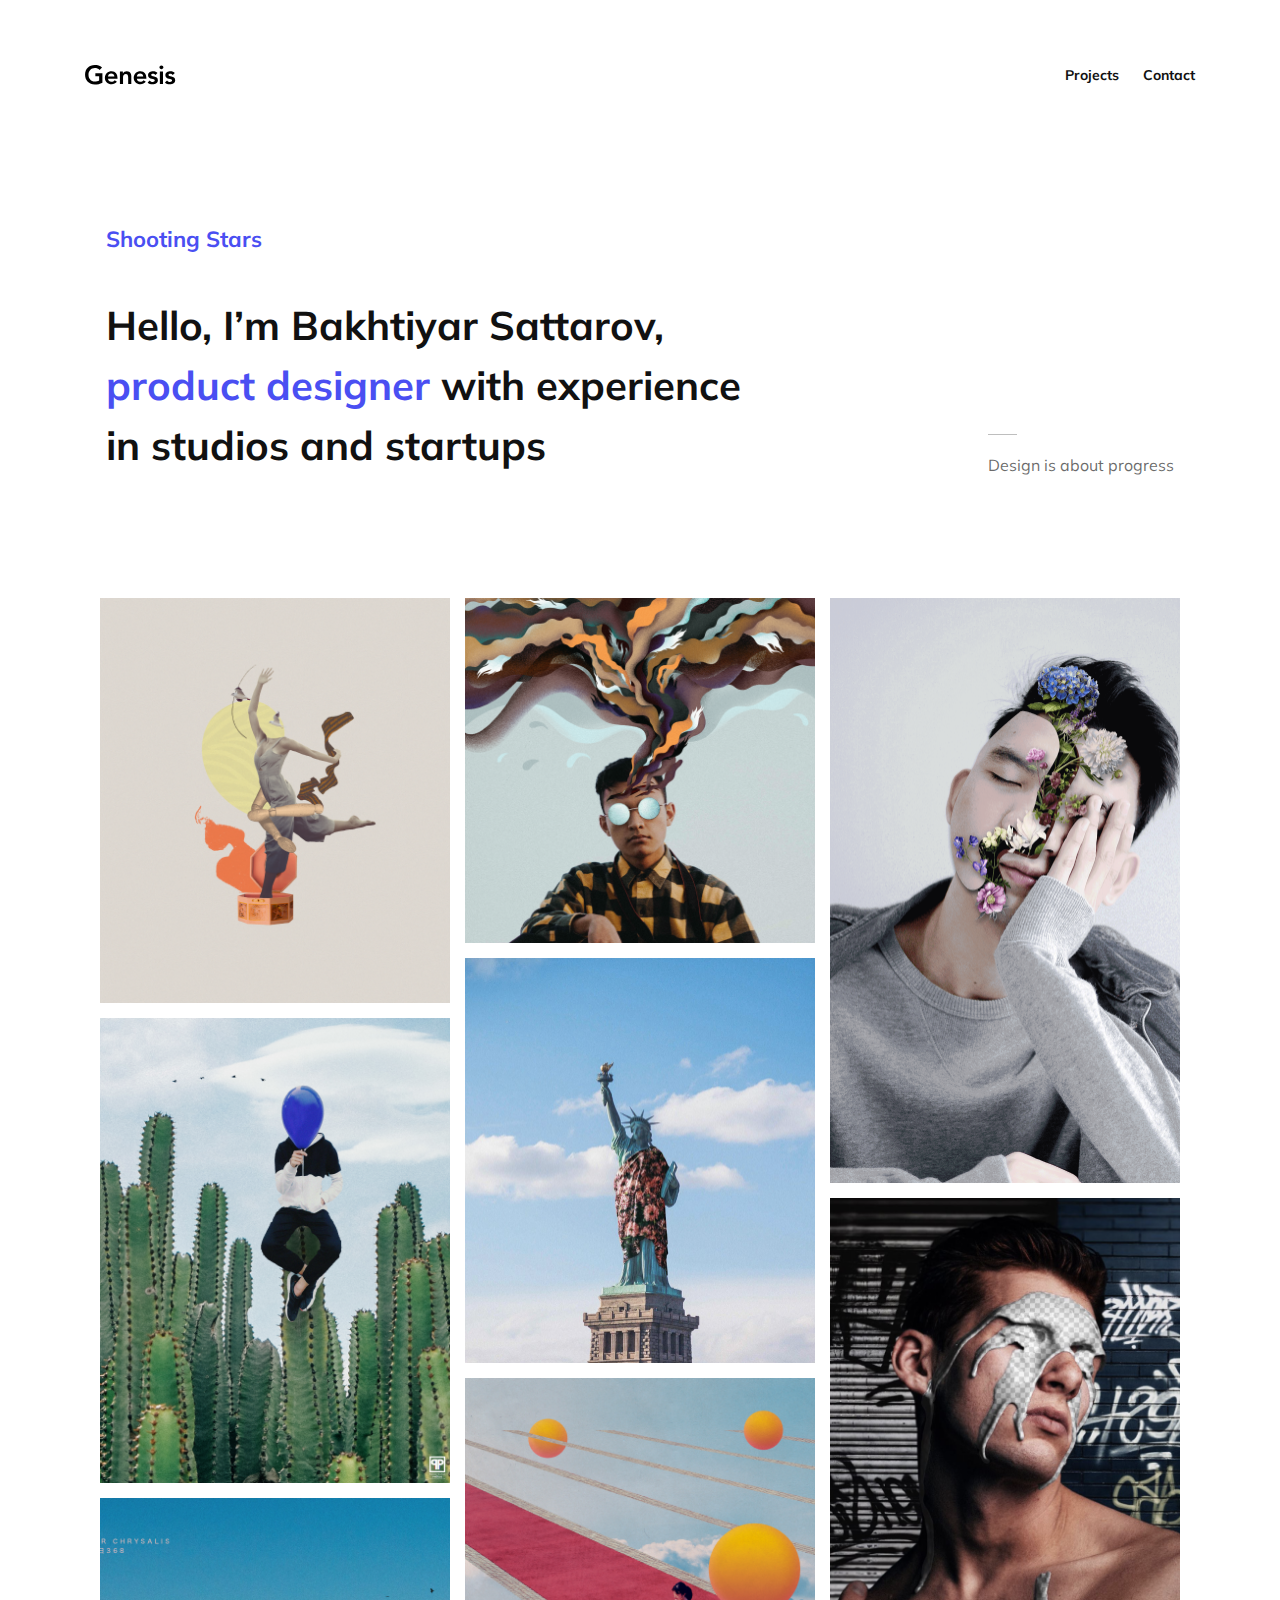
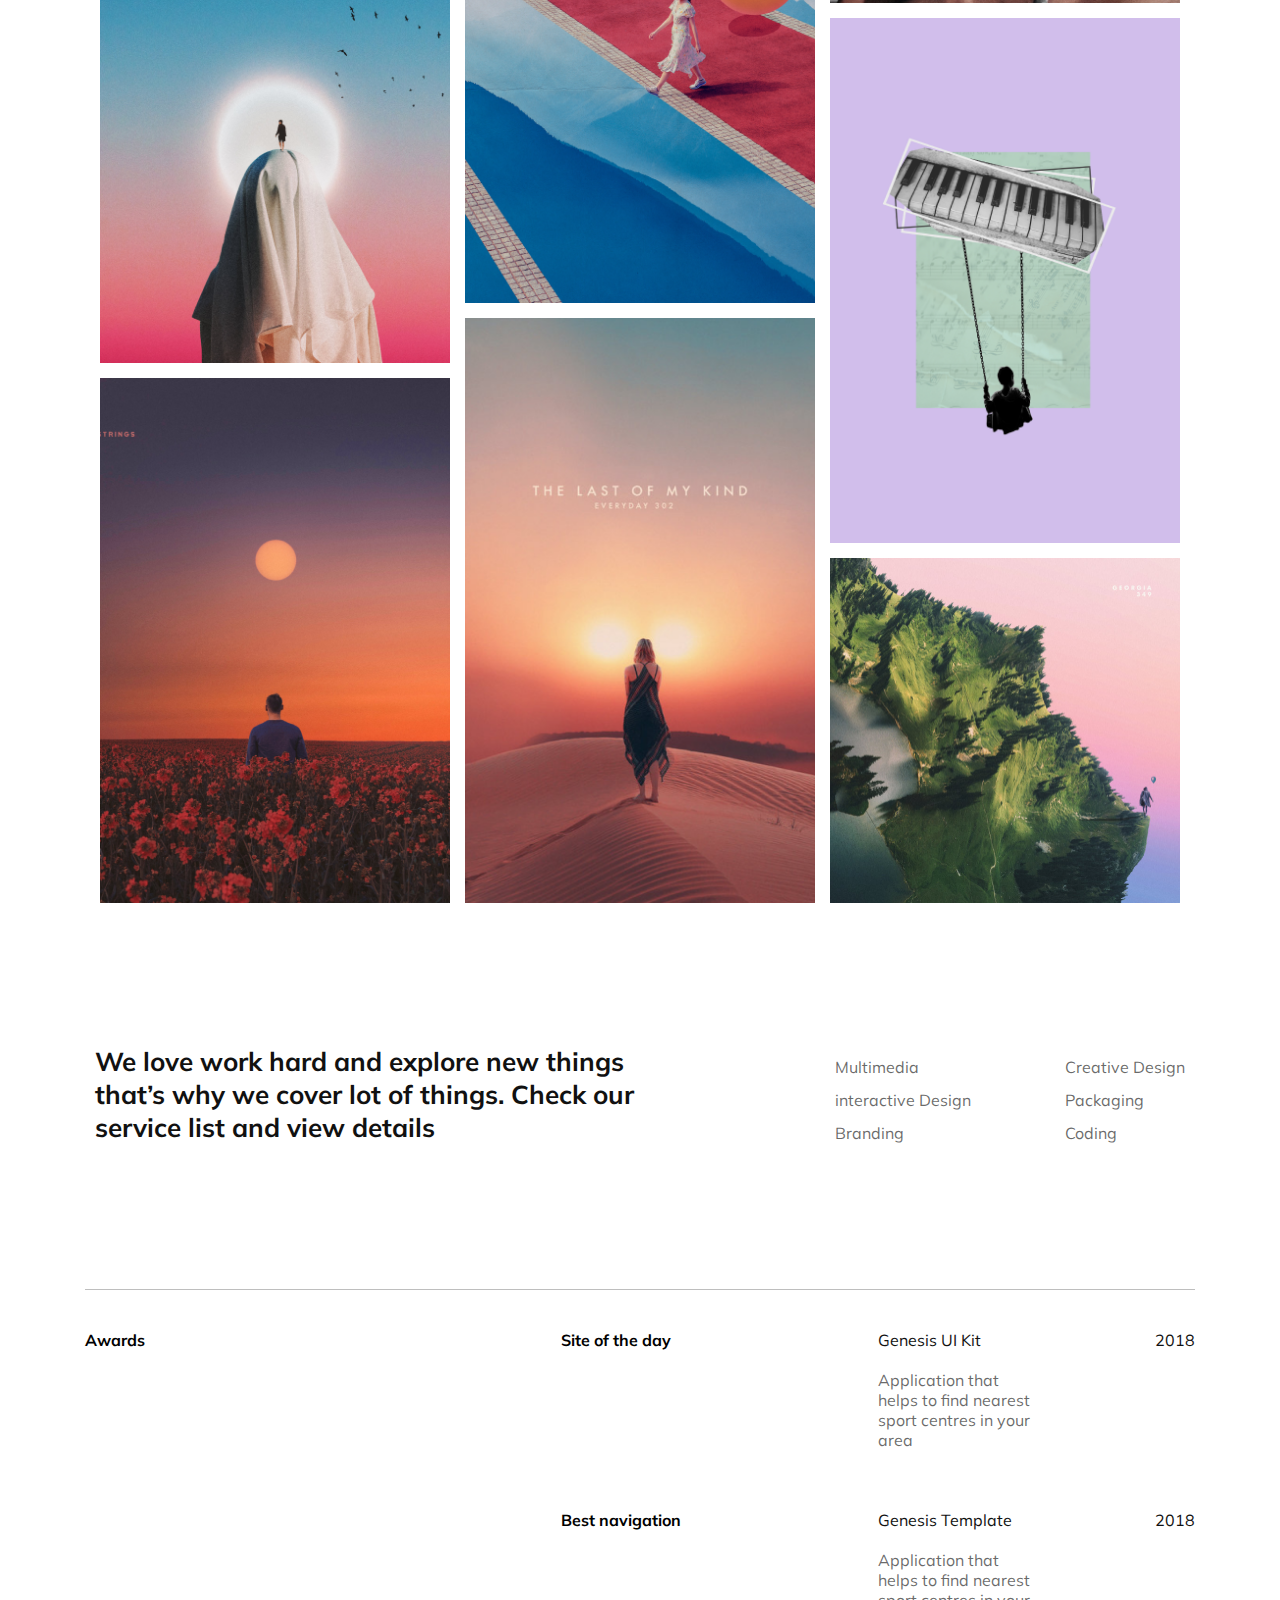
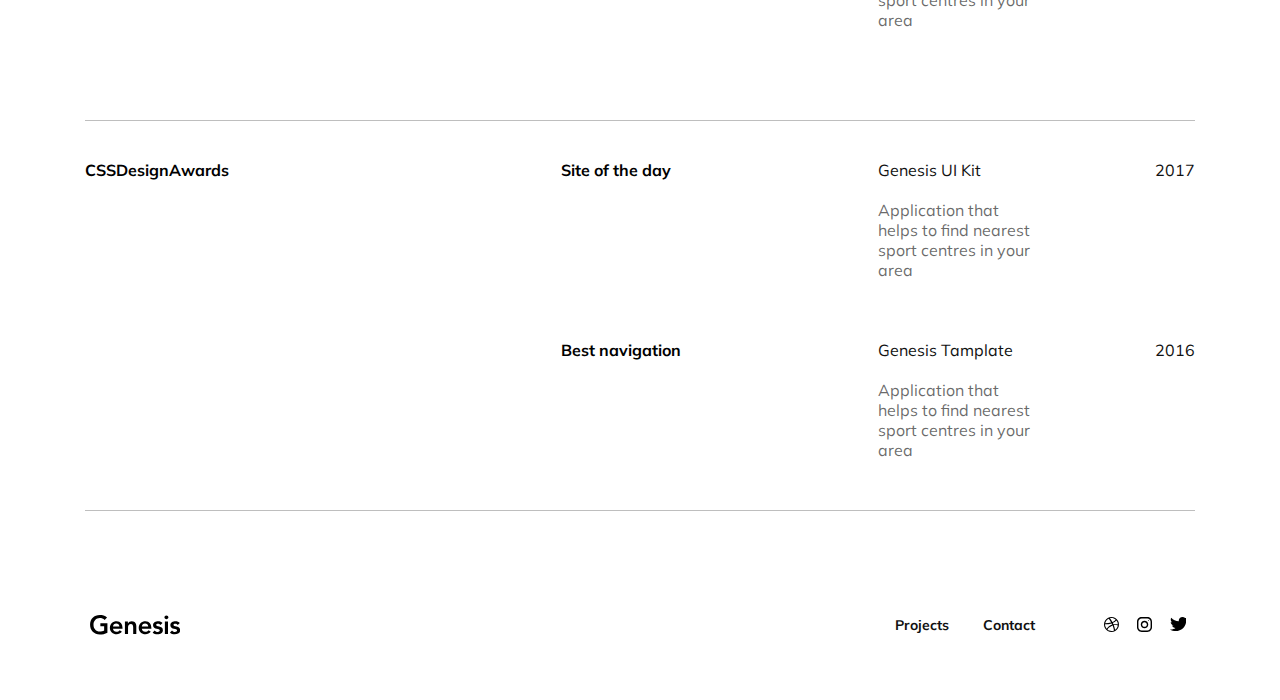
<file: index.html>
<!DOCTYPE html>
<html lang="en">
<head>
    <meta charset="UTF-8">
    <meta http-equiv="X-UA-Compatible" content="IE=edge">
    <meta name="viewport" content="width=device-width, initial-scale=1.0">
    <!--fonts-->
        <!--Mulish: 400, 700-->
        <link rel="preconnect" href="https://fonts.gstatic.com">
        <link href="https://fonts.googleapis.com/css2?family=Mulish:wght@400;700&display=swap" rel="stylesheet">
    <!--stylesheets-->
    <link rel="stylesheet" href="styles/index.css">

    <title>Home</title>
</head>
<body>
    <header>
        <nav>
            <!--Logo-->
            <svg class="logoLink" viewBox="0 0 100 20" xmlns="http://www.w3.org/2000/svg">
                <use xlink:href="svg/Logo.svg#LogoText"></use>
            </svg>
            <ul>
                <li class="navItem">
                    <a href="html/projects.html" class="navLink">Projects</a>
                </li>
                <li class="navItem">
                    <a href="html/contact.html" class="navLink">Contact</a>
                </li>
            </ul>
        </nav>
    </header>
    <!--start of sectionOne-->
    <section class="sectionOne">
        <article class="introduction">
            <h3 class="subHeading">
                Shooting Stars
            </h3>
            <h2 class="article_heading">
                Hello, I’m Bakhtiyar Sattarov,
                <span>product designer</span> with experience
                in studios and startups
            </h2>
        </article>
        <div class="subArticle">
            <p class="article_paragraph softGreyText">
                <span>Des</span>ign is about progress 
            </p>
         </div>
    </section>
    <!--start of main content  sectionTwo-->
    <section class="sectionTwo">
        <div class="gridContainer">
            <div class="gallery">
                <!-- grid-item one-->
                <img  src="img/dancePose.png" alt="dance move art" class="gridImage gridItem-one">
                <!-- grid-item two-->
                <img  src="img/thinkingGuy.png" alt="thinking guy" class=" gridItem-two gridImage">
                <!-- grid-item two-->
                <img src="img/sleepyGuy.png" alt="sleepy guy" class=" gridItem-three gridImage">
                <!-- grid-item four-->
                    <img  src="img/kaktus.png" alt="kaktus" class="gridItem-four gridImage">
                <!-- grid-item five-->
                    <img  src="img/Frihetsgudinnan.png" alt="Frihetsgudinnan" class="gridItem-five gridImage">
                <!-- grid-item six-->
                    <img  src="img/guyWithColorOnHisFace.png" alt="gut with color in his face" class="gridItem-six gridImage">
                <!-- grid-item seven-->
                    <img  src="img/sunAndSilluette.png" alt=" sun and a persons silluette" class=" gridItem-seven gridImage">
                <!-- grid-item eight-->
                    <img  src="img/GirlWalking.png" alt="girl walking" class="gridItem-eight gridImage">
                <!-- grid-item nine-->
                    <img  src="img/piano.png" alt="piano splash art" class="gridItem-nine gridImage">
                <!-- grid-item ten-->
                    <img  src="img/flowerFeild.png" alt="flowers" class="gridItem-ten gridImage">
                <!-- grid-item eleven-->
                    <img  src="img/lastOfMyKind.png" alt="Last of my kind poster" class="gridItem-eleven gridImage">
                <!-- grid-item twelve-->
                <img  src="img/standingNearAcliff.png" alt="person standing near a cliff" class=" gridItem-twelve gridImage">
            </div>
        </div>
    </section>
    <!--Start of maincontent section three-->
    
    <section class="sectionThree">
        <article class="sectionThree-article">
            <h3 class="sectionThree-article_boldText article_heading">
                We love work hard and explore new things
                 that’s why we cover lot of things.
                 Check our service list and view details
            </h3>
        </article>
        <!--section three list, soft grey-->
            <div class="sectionThree-ulContainer">
            <!--first list column-->
            <ul class="sectionThree-list_firstList">
                <li class="firstListitem">
                    <a href="#" class="sectionThree-list_link softGreyText">Multimedia</a>
                </li>
                <li class="firstListitem">
                    <a href="#" class="sectionThree-list_link softGreyText">interactive Design</a>
                </li>
                <li class="firstListitem">
                    <a href="#" class="sectionThree-list_link softGreyText">Branding</a>
                </li>
            </ul>
            
            <!--second list column-->
            <ul class="sectionThree-list_secondList">
                <li class="secondListitem">
                    <a href="#" class="sectionThree-list_link softGreyText">Creative Design</a>
                </li>
                <li class="secondListitem">
                    <a href="#" class="sectionThree-list_link softGreyText">Packaging</a>
                </li>
                <li class="secondListitem">
                    <a href="#" class="sectionThree-list_link softGreyText">Coding</a>
                </li>
            </ul>
            </div>
    </section>
    <!--section four of the main content start here-->
    <section class="sectionFour">
      <!--First grid layout-->
        <div class="sectionFour-gridContaioner">
            <!--first-->
            <div class="gridItemOne">
                <h4 class="gridBoldText">
                    Awards
                </h4>
            </div>
            <!--second-->
            <div class="gridItemtTwo">
                <h4 class="gridBoldText">
                    Site of the day
                </h4>
            </div>
            <!--third, with paragraph-->
            <div class="gridItemThree">
                <h4 class="gridHeaderText">
                    Genesis UI Kit
                </h4>
                <p class="gridParagraph softGreyText">
                    Application that helps to find 
                    nearest sport centres
                    in your area
                </p>
            </div>
            <!--fourth, year-->
            <div class="gridItemFour">
                <h4 class="gridHeaderText">
                    2018
                </h4>
            </div>
            <!--fifth-->
            <div class="gridItemFive">
                <h4 class="gridBoldText">
                    Best navigation
                </h4>
            </div>
            <!--sixthm, with paragraph-->
            <div class="gridItemSix">
                <h4 class="gridHeaderText">
                    Genesis Template
                </h4>
                <p class="gridParagraph softGreyText">
                    Application that helps to find
                    nearest sport centres
                    in your area
                </p>
            </div>
            <!--seventh, year-->
            <div class="gridItemSeven">
                <h4 class="gridHeaderText">
                    2018
                </h4>
            </div>
        </div>


      <!--second grid layout-->
        <div class="sectionFour-gridContaioner_second">
            <!--first-->
            <div class="gridItemOne">
                <h4 class="gridBoldText">
                    CSSDesignAwards
                </h4>
            </div>
            <!--second-->
            <div class="gridItemTwo">
                <h4 class="gridBoldText">
                    Site of the day
                </h4>
            </div>
            <!--third, with paragraph-->
            <div class="gridItemThree">
                <h4 class="gridHeaderText">
                    Genesis UI Kit
                </h4>
                <p class="gridParagraph softGreyText">
                    Application that helps to 
                    find nearest sport centres
                    in your area
                </p>
            </div>
            <!--fourth, year-->
            <div class="gridItemFour">
                <h4 class="gridHeaderText">
                    2017
                </h4>
            </div>
            <!--fifth-->
            <div class="gridItemFive">
                <h4 class="gridBoldText">
                    Best navigation
                </h4>
            </div>
            <!--sixthm, with paragraph-->
            <div class="gridItemSix">
                <h4 class="gridHeaderText">
                    Genesis Tamplate
                </h4>
                <p class="gridParagraph softGreyText">
                    Application that helps to find 
                    nearest sport centres
                    in your area
                </p>
            </div>
            <!--seventh, year-->
            <div class="gridItemSeven">
                <h4 class="gridHeaderText">2016</h4>
            </div>
        </div>
    </section>

    <!--footer content start here!-->

    <footer >
        <nav class="navFooter">
            <!--Logo svg-->
            <svg class="logoLink" viewBox="0 0 90 20">
                <use xlink:href="svg/Logo.svg#LogoText"></use>
            </svg>
            <!--page link list-->
            <ul>
                <li class="navItem">
                    <a href="html/projects.html" class="navLink">Projects</a>
                </li> <!--diffrent style when selected - for esaier navigation-->
                <li class="navItem">
                    <a href="html/contact.html" class="navLink">Contact</a>
                </li>
            </ul>
         </nav>
         <!--socialmedia svgs-->
            <div class="socialMediaList">
                <svg class="SocialMediaLogos"> <use xlink:href ="svg/dribbble-logo.svg#dribbble"></use> </svg>
                <svg class="SocialMediaLogos"><use xlink:href ="svg/instagram.svg#instagram"></use></svg>
                <svg class="SocialMediaLogos"><use xlink:href ="svg/twitter-logo.svg#twitter"></use></svg>
            </div>
    </footer>
</body>
</html>
</file>
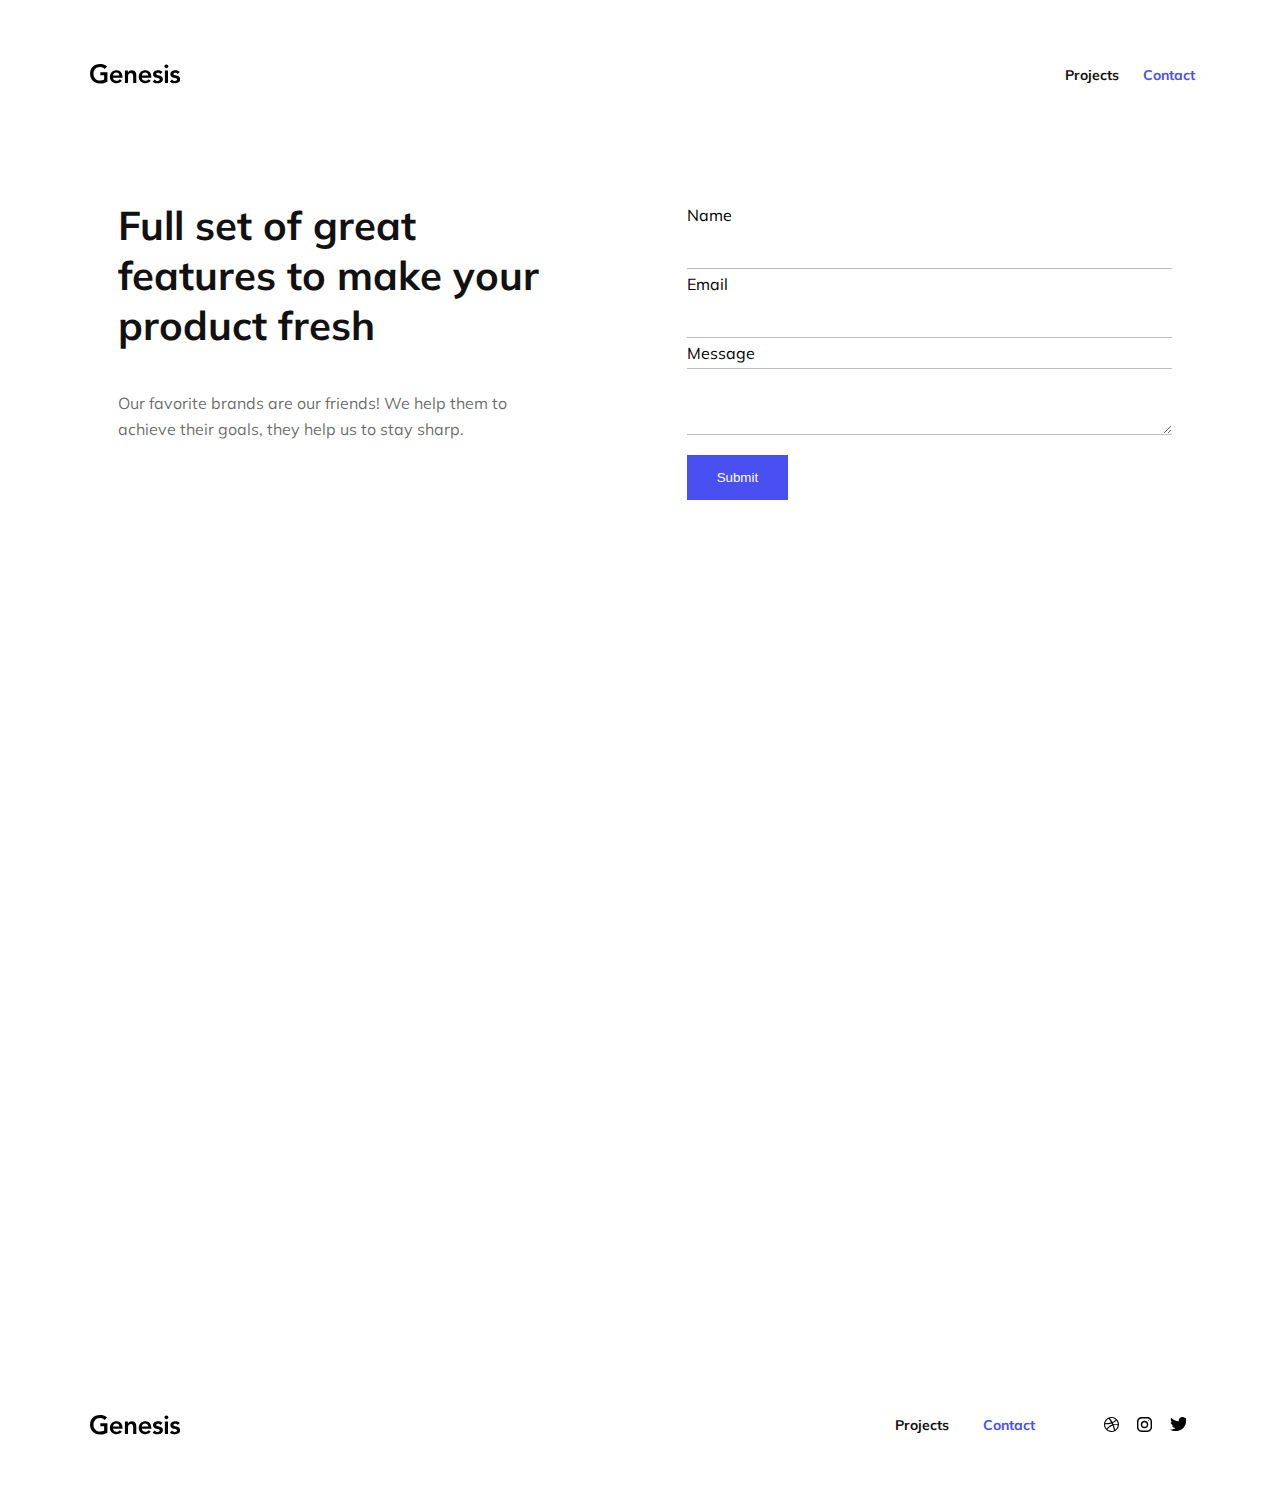
<file: html/contact.html>
<!DOCTYPE html>
<html lang="en">
<head>
    <meta charset="UTF-8">
    <meta http-equiv="X-UA-Compatible" content="IE=edge">
    <meta name="viewport" content="width=device-width, initial-scale=1.0">
    <!--fonts-->
        <!--Mulish: 400, 700-->
        <link rel="preconnect" href="https://fonts.gstatic.com">
        <link href="https://fonts.googleapis.com/css2?family=Mulish:wght@400;700&display=swap" rel="stylesheet">
    <!--stylesheets-->
    <link rel="stylesheet" href="../styles/contact.css">
   
    <title>Contact us</title>
</head>
<body>
    <header>
        <nav>
            <div class="logo" >
                <svg class="logoLink" viewBox="0 0 90 20">
                    <use xlink:href="../svg/Logo.svg#LogoText"></use>
                </svg>
            </div>
            <ul>
                <li class="navItem">
                    <a href="projects.html" class="navLink">Projects</a>
                </li>
                <li class="navItem">
                    <a href="contact.html" class="navLink selectedNavLink">Contact</a>
                </li> <!--diffrent style when selected - for esaier navigation-->
            </ul>
        </nav>
    </header>
    <!-- section one of contact page start here! -->
    <section class="sectionOne">
        <article class="sectionOne-article">
            <h2 class="article_heading">
                Full set of great
                features to make your
                product fresh
            </h2>
            <p class="article_paragraph softGreyText">
                Our favorite brands are our friends! 
                We help them to achieve their goals, 
                they help us to stay sharp.
            </p>
        </article>
        <!--sectionOne form-->
        <form action="post" class="contactForm">
           <!--user name-->
            <label for="Name">
                Name
            </label>
            <input type="text" id="Name" required>
           <!--user email-->
            <label for="Email">
                Email
            </label>
            <input type="email" id="Email" required>
           <!--user message-->
            <label for="Message">
                Message
            </label>
            <textarea name="message" id="Message" cols="30" rows="10"></textarea>
           <!--button-->
            <button type="submit">Submit</button>
        </form>
    </section>
    <!-- section two of contact page start here! -->
    <section class="sectionTwo">
        <!--taken from google maps-->
        <div  class="sectionTwo-iframe"><iframe width="100%" height="570" frameborder="0" scrolling="no" 
            marginheight="0" marginwidth="0" src="https://maps.google.com/maps?width=100%25&amp;height=400&amp;hl=en&amp;q=1%20Grafton%20Street,%20Dublin,%20Ireland+(My%20Business%20Name)&amp;t=&amp;z=14&amp;ie=UTF8&amp;iwloc=B&amp;output=embed">
        </iframe>
        <a href="https://www.maps.ie/route-planner.htm"></a>
    </div>
    </section>
  <!-- footer content start here! -->
  <footer >
    <nav class="navFooter">
        <svg class="logoLink" viewBox="0 0 90 20">
            <use xlink:href="../svg/Logo.svg#LogoText"></use>
        </svg>
        <ul>
            <li class="navItem">
                <a href="projects.html" class="navLink ">Projects</a>
            </li> <!--diffrent style when selected - for esaier navigation-->
            <li class="navItem">
                <a href="contact.html" class="navLink selectedNavLink">Contact</a>
            </li>
        </ul>
         </nav>
        <div class="socialMediaList">
            <svg class="SocialMediaLogos"> <use xlink:href ="../svg/dribbble-logo.svg#dribbble"></use></svg>
            <svg class="SocialMediaLogos"><use xlink:href ="../svg/instagram.svg#instagram"></use></svg>
            <svg class="SocialMediaLogos"><use xlink:href ="../svg/twitter-logo.svg#twitter"></use></svg>
        </div>
    
  
</footer>
</body>
</html>
</file>
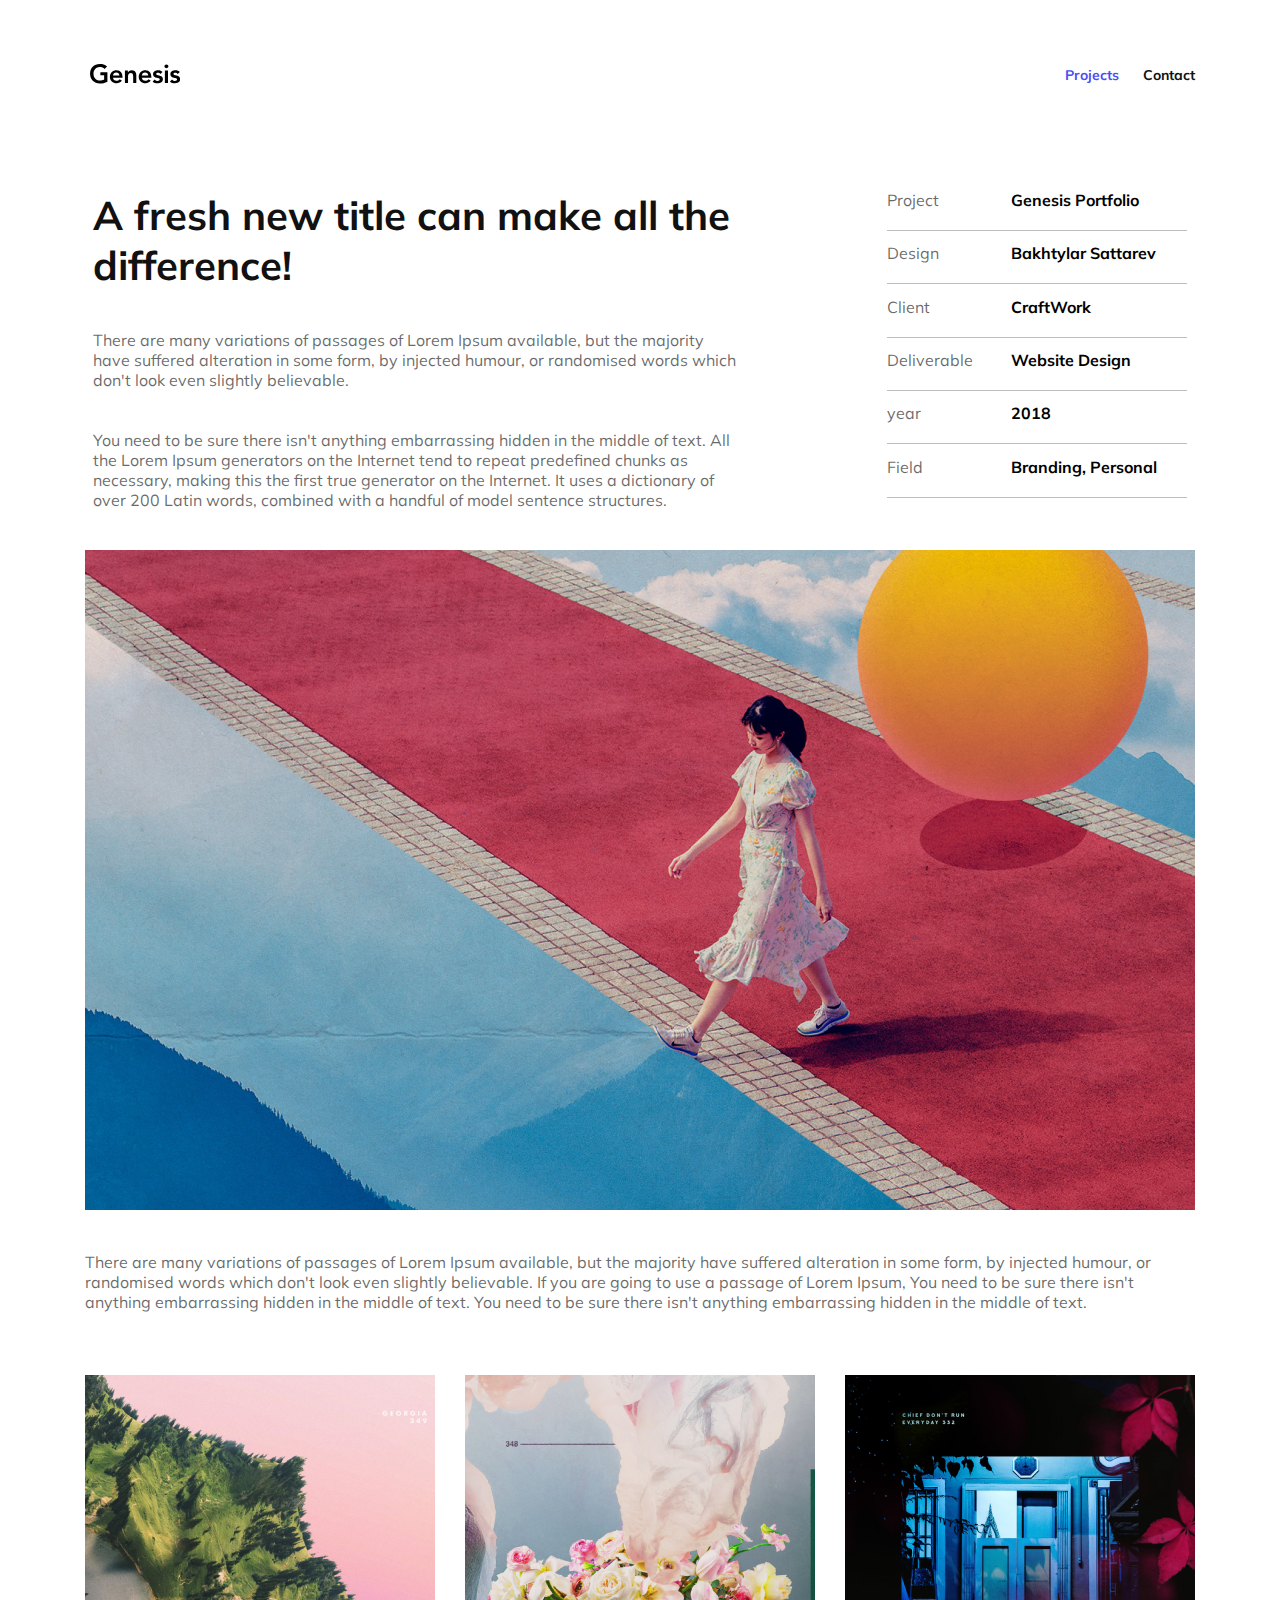
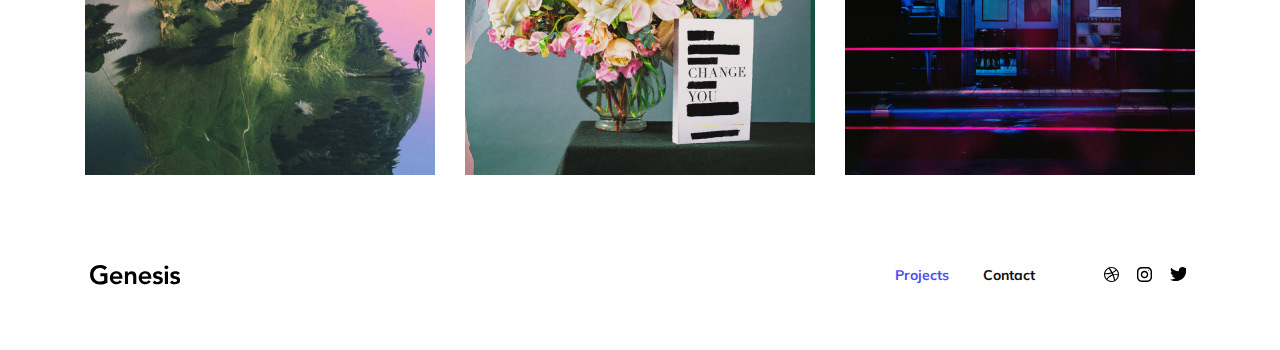
<file: html/projects.html>
<!DOCTYPE html>
<html lang="en">
<head>
    <meta charset="UTF-8">
    <meta http-equiv="X-UA-Compatible" content="IE=edge">
    <meta name="viewport" content="width=device-width, initial-scale=1.0">
    <!--fonts-->
        <!--Mulish: 400, 700-->
        <link rel="preconnect" href="https://fonts.gstatic.com">
        <link href="https://fonts.googleapis.com/css2?family=Mulish:wght@400;700&display=swap" rel="stylesheet">
    <!--stylesheets-->
    <link rel="stylesheet" href="../styles/projects.css">

    <title>Projects</title>
</head>
<body>
    <header>
        <nav>
            <div class="logo" >
                <svg class="logoLink" viewBox="0 0 90 20">
                    <use xlink:href="../svg/Logo.svg#LogoText"></use>
                </svg>
            </div>
            <ul>
                <li class="navItem">
                    <a href="projects.html" class="navLink selectedNavLink">Projects</a>
                </li> <!--diffrent style when selected - for esaier navigation-->
                <li class="navItem">
                    <a href="contact.html" class="navLink">Contact</a>
                </li>
            </ul>
        </nav>
    </header>
    <!-- section one of project page start here! -->
    <section class="sectionOne">
        <article class="sectionOne-article">
            <h2 class="article_heading">
                A fresh new title can make all the difference!
            </h2>
            <p class="article_paragraph softGreyText">
                There are many variations of passages of Lorem Ipsum available, 
                but the majority have suffered alteration in some form, by injected humour,
                 or randomised words which don't look even slightly believable. 
            </p>
            <p class="article_paragraph softGreyText">
                You need to be sure there isn't anything embarrassing hidden 
                in the middle of text. All the Lorem Ipsum generators on the Internet
                tend to repeat predefined chunks as necessary, making this the first true
                generator on the Internet. It uses a dictionary of over 200 Latin words, 
                combined with a handful of model sentence structures.
            </p>
        </article>

        <!--grid Container-->
        <div class="projectInformation">
           <!--row 1-->
            <p class="gridItem softGreyText">Project</p>
            <p class="gridItem ">Genesis Portfolio</p>
           <!--row 2-->
            <p class="gridItem softGreyText">Design</p>
            <p class="gridItem ">Bakhtylar Sattarev</p>
           <!--row 3-->
            <p class="gridItem softGreyText">Client</p>
            <p class="gridItem ">CraftWork</p>
           <!--row 4-->
            <p class="gridItem softGreyText">Deliverable</p>
            <p class="gridItem ">Website Design</p>
           <!--row 5-->
            <p class="gridItem softGreyText">year</p>
            <p class="gridItem ">2018</p>
           <!--row 6-->
            <p class="gridItem softGreyText">Field</p>
            <p class="gridItem">Branding, Personal</p>
        </div>
    </section>
    <!-- section two of project page start here! -->
    <section class="sectionTwo">
        <div class="sectionTwo-imgContainer">
            <img class="project-sectionTwo_img" src="../img/projectPageFirstImg.png" alt="Women walking">
        </div>
       <article class="sectionTwo-img_text">
            <p class="article_paragraph softGreyText">
                There are many variations of passages of Lorem Ipsum available, 
                but the majority have suffered alteration in some form, by injected humour,
                or randomised words which don't look even slightly believable. If you are 
                going to use a passage of Lorem Ipsum, You need to be sure there isn't anything
                embarrassing hidden in the middle of text. You need to be sure there 
                isn't anything embarrassing hidden in the middle of text.
            </p>
       </article>
    </section>
    <!-- section three of project page start here! -->
    <section class="sectionThree">
        <div class="sectionThree-imgContaioner">
            <img src="../img/cliff.png" alt="man standing near a ciff">
            <img src="../img/flowers.png" alt="Flower vase">
            <img src="../img/darkRoom.png" alt="dark room">
        </div>
    </section>
     <!--footer content start here!-->
     <footer>
        <nav class="navFooter">
            <svg class="logoLink" viewBox="0 0 90 20">
                <use xlink:href="../svg/Logo.svg#LogoText"></use>
            </svg>
            <ul>
                <li class="navItem">
                    <a href="projects.html" class="navLink selectedNavLink">Projects</a>
                </li> <!--diffrent style when selected - for esaier navigation-->
                <li class="navItem">
                    <a href="contact.html" class="navLink">Contact</a>
                </li>
            </ul>
         </nav>
            <div class="socialMediaList">
                <svg class="SocialMediaLogos"> <use xlink:href ="../svg/dribbble-logo.svg#dribbble"></use> </svg>
                <svg class="SocialMediaLogos"><use xlink:href ="../svg/instagram.svg#instagram"></use></svg>
                <svg class="SocialMediaLogos"><use xlink:href ="../svg/twitter-logo.svg#twitter"></use></svg>
            </div>
        
    </footer>
    
</body>
</html>
</file>
<file: styles/index.css>
* {
  margin: 0;
  padding: 0;
  -webkit-box-sizing: 0;
          box-sizing: 0;
}

html {
  font-size: 62.5%;
  /*1rem = 10px*/
  font-family: 'Mulish', sans-serif;
  /*global font - Mulish*/
}

body {
  background-color: #F2F2F2;
}

/*overall colors*/
/*standard tags*/
a {
  text-decoration: none;
  color: #111111;
}

li {
  list-style: none;
}

p {
  font-weight: 400;
  font-size: 1.6rem;
}

/*mixins*/
/*overall classes*/
.article_heading {
  color: #111111;
  font-weight: 700;
  font-size: 4rem;
}

.article_paragraph {
  font-weight: 400;
  font-size: 1.6rem;
}

.softGreyText {
  color: #111111a4;
  font-weight: 400;
  font-size: 1.6rem;
}

/*header*/
header {
  background-color: #ffffff;
  max-width: 136rem;
  height: 15rem;
  margin: auto;
  display: -webkit-box;
  display: -ms-flexbox;
  display: flex;
  -webkit-box-orient: horizontal;
  -webkit-box-direction: normal;
      -ms-flex-direction: row;
          flex-direction: row;
  -webkit-box-pack: start;
      -ms-flex-pack: start;
          justify-content: flex-start;
  -webkit-box-align: center;
      -ms-flex-align: center;
          align-items: center;
  /*@include flex*/
  /*fungerar som en javascript/c# funktion*/
}

header nav {
  width: 111rem;
  margin: auto;
  display: -webkit-box;
  display: -ms-flexbox;
  display: flex;
  -webkit-box-orient: horizontal;
  -webkit-box-direction: normal;
      -ms-flex-direction: row;
          flex-direction: row;
  -webkit-box-pack: justify;
      -ms-flex-pack: justify;
          justify-content: space-between;
  -webkit-box-align: center;
      -ms-flex-align: center;
          align-items: center;
  /*@include flex*/
  /*fungerar som en javascript/c# funktion*/
}

header nav ul {
  display: -webkit-box;
  display: -ms-flexbox;
  display: flex;
  -webkit-box-pack: justify;
      -ms-flex-pack: justify;
          justify-content: space-between;
  width: 13rem;
}

header nav ul .navLink {
  font-weight: 700;
  font-size: 1.4rem;
}

header nav ul .navLink:hover {
  text-decoration: underline;
}

header .selectedNavLink {
  color: #4A4FF2;
}

.logoLink {
  width: 10rem;
  height: 2rem;
}

.logoText {
  width: 100%;
  height: 100%;
}

/*sections*/
/*section one home page*/
.sectionOne {
  background-color: #ffffff;
  max-width: 136rem;
  height: 40rem;
  margin: auto;
  display: -webkit-box;
  display: -ms-flexbox;
  display: flex;
  -webkit-box-orient: horizontal;
  -webkit-box-direction: normal;
      -ms-flex-direction: row;
          flex-direction: row;
  -ms-flex-pack: distribute;
      justify-content: space-around;
  -webkit-box-align: center;
      -ms-flex-align: center;
          align-items: center;
  /*@include flex*/
  /*fungerar som en javascript/c# funktion*/
  /*design is about process side text.*/
}

.sectionOne .introduction {
  max-width: 67rem;
  height: 25rem;
  display: -webkit-box;
  display: -ms-flexbox;
  display: flex;
  -webkit-box-orient: vertical;
  -webkit-box-direction: normal;
      -ms-flex-direction: column;
          flex-direction: column;
  -webkit-box-pack: justify;
      -ms-flex-pack: justify;
          justify-content: space-between;
  -webkit-box-align: start;
      -ms-flex-align: start;
          align-items: flex-start;
  /*@include flex*/
  /*fungerar som en javascript/c# funktion*/
}

.sectionOne .introduction .subHeading {
  color: #4A4FF2;
  font-size: 2.2rem;
  font-weight: 700;
}

.sectionOne .introduction h2 {
  line-height: 6rem;
}

.sectionOne .introduction h2 span {
  color: #4A4FF2;
}

.sectionOne .subArticle {
  max-width: 64rem;
  height: 25rem;
  display: -webkit-box;
  display: -ms-flexbox;
  display: flex;
  -webkit-box-orient: vertical;
  -webkit-box-direction: normal;
      -ms-flex-direction: column;
          flex-direction: column;
  -webkit-box-pack: end;
      -ms-flex-pack: end;
          justify-content: flex-end;
  -webkit-box-align: start;
      -ms-flex-align: start;
          align-items: flex-start;
  /*@include flex*/
  /*fungerar som en javascript/c# funktion*/
}

.sectionOne .subArticle .article_paragraph {
  padding-top: 1rem;
}

.sectionOne .subArticle .article_paragraph span {
  border-top: 1px solid #85858588;
  padding-top: 2rem;
}

/*section two home page*/
.sectionTwo {
  background-color: #ffffff;
  max-width: 136rem;
  height: 200rem;
  margin: auto;
  display: -webkit-box;
  display: -ms-flexbox;
  display: flex;
  -webkit-box-orient: horizontal;
  -webkit-box-direction: normal;
      -ms-flex-direction: row;
          flex-direction: row;
  -ms-flex-pack: distribute;
      justify-content: space-around;
  -webkit-box-align: center;
      -ms-flex-align: center;
          align-items: center;
  /*@include flex*/
  /*fungerar som en javascript/c# funktion*/
}

.sectionTwo .gridContainer {
  display: -ms-grid;
  display: grid;
  max-width: 111rem;
  max-height: 196rem;
}

.sectionTwo .gridImage {
  min-width: 100%;
  max-height: 100%;
  -o-object-fit: cover;
     object-fit: cover;
  -webkit-transition: 1s ease-in-out;
  transition: 1s ease-in-out;
}

.sectionTwo img:hover {
  cursor: pointer;
  -webkit-transform: scale(1.2);
          transform: scale(1.2);
}

.sectionTwo .gallery {
  max-height: 100%;
  display: -ms-grid;
  display: grid;
  -ms-grid-columns: (1fr)[3];
      grid-template-columns: repeat(3, 1fr);
  -ms-grid-rows: (minmax(2rem, 4.5rem))[32];
      grid-template-rows: repeat(32, minmax(2rem, 4.5rem));
  grid-gap: 1.5rem;
}

.sectionTwo .gallery .gridItem-one {
  grid-row: span 7;
  -ms-grid-column: 1;
  -ms-grid-column-span: 1;
  grid-column: 1/span 1;
}

.sectionTwo .gallery .gridItem-two {
  grid-row: span 6;
  -ms-grid-column: 2;
  -ms-grid-column-span: 1;
  grid-column: 2/span 1;
}

.sectionTwo .gallery .gridItem-three {
  grid-row: span 10;
}

.sectionTwo .gallery .gridItem-four {
  grid-row: span 8;
  -ms-grid-column: 1;
  -ms-grid-column-span: 1;
  grid-column: 1/span 1;
}

.sectionTwo .gallery .gridItem-five {
  -ms-grid-row: 7;
  -ms-grid-row-span: 7;
  grid-row: 7/span 7;
  -ms-grid-column: 2;
  -ms-grid-column-span: 1;
  grid-column: 2/span 1;
}

.sectionTwo .gallery .gridItem-six {
  grid-row: span 7;
}

.sectionTwo .gallery .gridItem-seven {
  grid-row: span 8;
  -ms-grid-column: 1;
  -ms-grid-column-span: 1;
  grid-column: 1/span 1;
}

.sectionTwo .gallery .gridItem-eight {
  -ms-grid-row: 14;
  -ms-grid-row-span: 9;
  grid-row: 14/span 9;
  -ms-grid-column: 2;
  -ms-grid-column-span: 1;
  grid-column: 2/span 1;
}

.sectionTwo .gallery .gridItem-nine {
  grid-row: span 9;
}

.sectionTwo .gallery .gridItem-ten {
  grid-row: span 9;
  -ms-grid-column: 1;
  -ms-grid-column-span: 1;
  grid-column: 1/span 1;
}

.sectionTwo .gallery .gridItem-eleven {
  -ms-grid-row: 23;
  -ms-grid-row-span: 10;
  grid-row: 23/span 10;
  -ms-grid-column: 2;
  -ms-grid-column-span: 1;
  grid-column: 2/span 1;
}

.sectionTwo .gallery .gridItem-twelve {
  grid-row: span 6;
}

.sectionThree {
  background-color: #ffffff;
  max-width: 136rem;
  height: 30rem;
  margin: auto;
  display: -webkit-box;
  display: -ms-flexbox;
  display: flex;
  -webkit-box-orient: horizontal;
  -webkit-box-direction: normal;
      -ms-flex-direction: row;
          flex-direction: row;
  -ms-flex-pack: distribute;
      justify-content: space-around;
  -webkit-box-align: center;
      -ms-flex-align: center;
          align-items: center;
  /*@include flex*/
  /*fungerar som en javascript/c# funktion*/
}

.sectionThree .sectionThree-article {
  max-width: 55rem;
  height: 11rem;
}

.sectionThree .sectionThree-article .sectionThree-article_boldText {
  font-size: 2.6rem;
}

.sectionThree .sectionThree-ulContainer {
  display: -webkit-box;
  display: -ms-flexbox;
  display: flex;
  -webkit-box-orient: horizontal;
  -webkit-box-direction: normal;
      -ms-flex-direction: row;
          flex-direction: row;
  -webkit-box-pack: justify;
      -ms-flex-pack: justify;
          justify-content: space-between;
  -webkit-box-align: center;
      -ms-flex-align: center;
          align-items: center;
  /*@include flex*/
  /*fungerar som en javascript/c# funktion*/
  width: 35rem;
  height: 14rem;
}

.sectionThree .sectionThree-ulContainer ul {
  display: -webkit-box;
  display: -ms-flexbox;
  display: flex;
  -webkit-box-orient: vertical;
  -webkit-box-direction: normal;
      -ms-flex-direction: column;
          flex-direction: column;
  -webkit-box-pack: space-evenly;
      -ms-flex-pack: space-evenly;
          justify-content: space-evenly;
  -webkit-box-align: space-evenly;
      -ms-flex-align: space-evenly;
          align-items: space-evenly;
  /*@include flex*/
  /*fungerar som en javascript/c# funktion*/
  height: 80%;
}

.sectionThree .sectionThree-ulContainer .sectionThree-list_link:hover {
  text-decoration: underline;
}

/*section four home page*/
.sectionFour {
  background-color: #ffffff;
  max-width: 136rem;
  height: 90rem;
  margin: auto;
  display: -webkit-box;
  display: -ms-flexbox;
  display: flex;
  -webkit-box-orient: vertical;
  -webkit-box-direction: normal;
      -ms-flex-direction: column;
          flex-direction: column;
  -webkit-box-pack: space-evenly;
      -ms-flex-pack: space-evenly;
          justify-content: space-evenly;
  -webkit-box-align: center;
      -ms-flex-align: center;
          align-items: center;
  /*@include flex*/
  /*fungerar som en javascript/c# funktion*/
  /*second grid container for section four on home page*/
  /*all of the headers in the grids are markt with gridbold or gridHeaderText,
    the rest is markt with SoftGreyText: you can find this styleing in _global.scss*/
}

.sectionFour .sectionFour-gridContaioner {
  max-width: 111rem;
  display: -ms-grid;
  display: grid;
  -ms-grid-columns: 3fr 2fr 1fr 1fr;
      grid-template-columns: 3fr 2fr 1fr 1fr;
  grid-auto-rows: 8rem;
  grid-row-gap: 1rem;
  border-bottom: 1px solid #85858588;
  border-top: 1px solid #85858588;
  padding: 4rem 0;
  /*sectionfour grid items*/
}

.sectionFour .sectionFour-gridContaioner .gridItemOne {
  grid-row: 1/-1;
}

.sectionFour .sectionFour-gridContaioner .gridItemTwo {
  -ms-grid-row: 1;
  -ms-grid-row-span: 2;
  grid-row: 1/3;
  -ms-grid-column: 2;
  -ms-grid-column-span: 1;
  grid-column: 2/3;
}

.sectionFour .sectionFour-gridContaioner .gridItemThree {
  -ms-grid-column: 3;
  -ms-grid-column-span: 1;
  grid-column: 3/4;
  -ms-grid-row: 1;
  -ms-grid-row-span: 2;
  grid-row: 1/3;
  display: -webkit-box;
  display: -ms-flexbox;
  display: flex;
  -webkit-box-orient: vertical;
  -webkit-box-direction: normal;
      -ms-flex-direction: column;
          flex-direction: column;
  -webkit-box-pack: start;
      -ms-flex-pack: start;
          justify-content: flex-start;
  -webkit-box-align: start;
      -ms-flex-align: start;
          align-items: flex-start;
  /*@include flex*/
  /*fungerar som en javascript/c# funktion*/
}

.sectionFour .sectionFour-gridContaioner .gridItemThree p {
  margin-top: 2rem;
}

.sectionFour .sectionFour-gridContaioner .gridItemFour {
  -ms-grid-column: 4;
  -ms-grid-column-span: 1;
  grid-column: 4/5;
  -ms-grid-row: 1;
  -ms-grid-row-span: 2;
  grid-row: 1/3;
  -ms-grid-column-align: end;
      justify-self: end;
}

.sectionFour .sectionFour-gridContaioner .gridItemFive {
  -ms-grid-row: 3;
  -ms-grid-row-span: 1;
  grid-row: 3/4;
  -ms-grid-column: 2;
  -ms-grid-column-span: 1;
  grid-column: 2/3;
}

.sectionFour .sectionFour-gridContaioner .gridItemSix {
  -ms-grid-row: 3;
  -ms-grid-row-span: 2;
  grid-row: 3/5;
  -ms-grid-column: 3;
  -ms-grid-column-span: 1;
  grid-column: 3/4;
  display: -webkit-box;
  display: -ms-flexbox;
  display: flex;
  -webkit-box-orient: vertical;
  -webkit-box-direction: normal;
      -ms-flex-direction: column;
          flex-direction: column;
  -webkit-box-pack: start;
      -ms-flex-pack: start;
          justify-content: flex-start;
  -webkit-box-align: start;
      -ms-flex-align: start;
          align-items: flex-start;
  /*@include flex*/
  /*fungerar som en javascript/c# funktion*/
}

.sectionFour .sectionFour-gridContaioner .gridItemSix p {
  margin-top: 2rem;
}

.sectionFour .sectionFour-gridContaioner .gridItemSeven {
  -ms-grid-row: 3;
  -ms-grid-row-span: 1;
  grid-row: 3/4;
  -ms-grid-column: 4;
  -ms-grid-column-span: 1;
  grid-column: 4/5;
  -ms-grid-column-align: end;
      justify-self: end;
}

.sectionFour .sectionFour-gridContaioner_second {
  max-width: 111rem;
  display: -ms-grid;
  display: grid;
  -ms-grid-columns: 3fr 2fr 1fr 1fr;
      grid-template-columns: 3fr 2fr 1fr 1fr;
  grid-auto-rows: 8rem;
  grid-row-gap: 1rem;
  border-bottom: 1px solid #85858588;
  /*sectionfour grid items*/
}

.sectionFour .sectionFour-gridContaioner_second .gridItemOne {
  grid-row: 1/-1;
}

.sectionFour .sectionFour-gridContaioner_second .gridItemTwo {
  -ms-grid-row: 1;
  -ms-grid-row-span: 2;
  grid-row: 1/3;
  -ms-grid-column: 2;
  -ms-grid-column-span: 1;
  grid-column: 2/3;
}

.sectionFour .sectionFour-gridContaioner_second .gridItemThree {
  -ms-grid-column: 3;
  -ms-grid-column-span: 1;
  grid-column: 3/4;
  -ms-grid-row: 1;
  -ms-grid-row-span: 2;
  grid-row: 1/3;
  display: -webkit-box;
  display: -ms-flexbox;
  display: flex;
  -webkit-box-orient: vertical;
  -webkit-box-direction: normal;
      -ms-flex-direction: column;
          flex-direction: column;
  -webkit-box-pack: start;
      -ms-flex-pack: start;
          justify-content: flex-start;
  -webkit-box-align: start;
      -ms-flex-align: start;
          align-items: flex-start;
  /*@include flex*/
  /*fungerar som en javascript/c# funktion*/
}

.sectionFour .sectionFour-gridContaioner_second .gridItemThree p {
  margin-top: 2rem;
}

.sectionFour .sectionFour-gridContaioner_second .gridItemFour {
  -ms-grid-column: 4;
  -ms-grid-column-span: 1;
  grid-column: 4/5;
  -ms-grid-row: 1;
  -ms-grid-row-span: 2;
  grid-row: 1/3;
  -ms-grid-column-align: end;
      justify-self: end;
}

.sectionFour .sectionFour-gridContaioner_second .gridItemFive {
  -ms-grid-row: 3;
  -ms-grid-row-span: 1;
  grid-row: 3/4;
  -ms-grid-column: 2;
  -ms-grid-column-span: 1;
  grid-column: 2/3;
}

.sectionFour .sectionFour-gridContaioner_second .gridItemSix {
  -ms-grid-row: 3;
  -ms-grid-row-span: 2;
  grid-row: 3/5;
  -ms-grid-column: 3;
  -ms-grid-column-span: 1;
  grid-column: 3/4;
  display: -webkit-box;
  display: -ms-flexbox;
  display: flex;
  -webkit-box-orient: vertical;
  -webkit-box-direction: normal;
      -ms-flex-direction: column;
          flex-direction: column;
  -webkit-box-pack: start;
      -ms-flex-pack: start;
          justify-content: flex-start;
  -webkit-box-align: start;
      -ms-flex-align: start;
          align-items: flex-start;
  /*@include flex*/
  /*fungerar som en javascript/c# funktion*/
}

.sectionFour .sectionFour-gridContaioner_second .gridItemSix p {
  margin-top: 2rem;
}

.sectionFour .sectionFour-gridContaioner_second .gridItemSeven {
  -ms-grid-row: 3;
  -ms-grid-row-span: 1;
  grid-row: 3/4;
  -ms-grid-column: 4;
  -ms-grid-column-span: 1;
  grid-column: 4/5;
  -ms-grid-column-align: end;
      justify-self: end;
}

.sectionFour .gridBoldText {
  font-size: 1.6rem;
  font-weight: 700;
}

.sectionFour .gridHeaderText {
  font-size: 1.6rem;
  font-weight: 400;
  color: #111111;
}

/*footer*/
footer {
  /*look at the gobal for ref with the @mixins*/
  background-color: #ffffff;
  max-width: 136rem;
  height: 15rem;
  margin: auto;
  display: -webkit-box;
  display: -ms-flexbox;
  display: flex;
  -webkit-box-orient: horizontal;
  -webkit-box-direction: normal;
      -ms-flex-direction: row;
          flex-direction: row;
  -webkit-box-pack: start;
      -ms-flex-pack: start;
          justify-content: flex-start;
  -webkit-box-align: center;
      -ms-flex-align: center;
          align-items: center;
  /*@include flex*/
  /*fungerar som en javascript/c# funktion*/
}

footer .navFooter {
  width: 95rem;
  margin: auto 3rem auto auto;
  display: -webkit-box;
  display: -ms-flexbox;
  display: flex;
  -webkit-box-orient: horizontal;
  -webkit-box-direction: normal;
      -ms-flex-direction: row;
          flex-direction: row;
  -webkit-box-pack: justify;
      -ms-flex-pack: justify;
          justify-content: space-between;
  -webkit-box-align: center;
      -ms-flex-align: center;
          align-items: center;
  /*@include flex*/
  /*fungerar som en javascript/c# funktion*/
}

footer .navFooter ul {
  display: -webkit-box;
  display: -ms-flexbox;
  display: flex;
  -webkit-box-pack: justify;
      -ms-flex-pack: justify;
          justify-content: space-between;
  width: 14rem;
}

footer .navFooter ul .navLink {
  font-weight: 700;
  font-size: 1.4rem;
}

footer .navFooter ul .navLink:hover {
  text-decoration: underline;
}

footer .selectedNavLink {
  color: #4A4FF2;
}

footer .socialMediaList {
  display: -webkit-box;
  display: -ms-flexbox;
  display: flex;
  -ms-flex-pack: distribute;
      justify-content: space-around;
  width: 10rem;
  margin: auto auto auto 3rem;
}

footer .socialMediaList .SocialMediaLogos {
  width: 1.6rem;
  height: 1.6rem;
}
/*# sourceMappingURL=index.css.map */
</file>
<file: styles/contact.css>
* {
  margin: 0;
  padding: 0;
  -webkit-box-sizing: 0;
          box-sizing: 0;
}

html {
  font-size: 62.5%;
  /*1rem = 10px*/
  font-family: 'Mulish', sans-serif;
  /*global font - Mulish*/
}

body {
  background-color: #F2F2F2;
}

/*overall colors*/
/*standard tags*/
a {
  text-decoration: none;
  color: #111111;
}

li {
  list-style: none;
}

p {
  font-weight: 400;
  font-size: 1.6rem;
}

/*mixins*/
/*overall classes*/
.article_heading {
  color: #111111;
  font-weight: 700;
  font-size: 4rem;
}

.article_paragraph {
  font-weight: 400;
  font-size: 1.6rem;
}

.softGreyText {
  color: #111111a4;
  font-weight: 400;
  font-size: 1.6rem;
}

/*header*/
header {
  background-color: #ffffff;
  max-width: 136rem;
  height: 15rem;
  margin: auto;
  display: -webkit-box;
  display: -ms-flexbox;
  display: flex;
  -webkit-box-orient: horizontal;
  -webkit-box-direction: normal;
      -ms-flex-direction: row;
          flex-direction: row;
  -webkit-box-pack: start;
      -ms-flex-pack: start;
          justify-content: flex-start;
  -webkit-box-align: center;
      -ms-flex-align: center;
          align-items: center;
  /*@include flex*/
  /*fungerar som en javascript/c# funktion*/
}

header nav {
  width: 111rem;
  margin: auto;
  display: -webkit-box;
  display: -ms-flexbox;
  display: flex;
  -webkit-box-orient: horizontal;
  -webkit-box-direction: normal;
      -ms-flex-direction: row;
          flex-direction: row;
  -webkit-box-pack: justify;
      -ms-flex-pack: justify;
          justify-content: space-between;
  -webkit-box-align: center;
      -ms-flex-align: center;
          align-items: center;
  /*@include flex*/
  /*fungerar som en javascript/c# funktion*/
}

header nav ul {
  display: -webkit-box;
  display: -ms-flexbox;
  display: flex;
  -webkit-box-pack: justify;
      -ms-flex-pack: justify;
          justify-content: space-between;
  width: 13rem;
}

header nav ul .navLink {
  font-weight: 700;
  font-size: 1.4rem;
}

header nav ul .navLink:hover {
  text-decoration: underline;
}

header .selectedNavLink {
  color: #4A4FF2;
}

.logoLink {
  width: 10rem;
  height: 2rem;
}

.logoText {
  width: 100%;
  height: 100%;
}

/*sections*/
/*content page section one*/
.sectionOne {
  background-color: #ffffff;
  max-width: 136rem;
  height: 40rem;
  margin: auto;
  display: -webkit-box;
  display: -ms-flexbox;
  display: flex;
  -webkit-box-orient: horizontal;
  -webkit-box-direction: normal;
      -ms-flex-direction: row;
          flex-direction: row;
  -webkit-box-pack: space-evenly;
      -ms-flex-pack: space-evenly;
          justify-content: space-evenly;
  -webkit-box-align: center;
      -ms-flex-align: center;
          align-items: center;
  /*@include flex*/
  /*fungerar som en javascript/c# funktion*/
}

.sectionOne .sectionOne-article {
  height: 30rem;
  width: 45rem;
  display: -webkit-box;
  display: -ms-flexbox;
  display: flex;
  -webkit-box-orient: vertical;
  -webkit-box-direction: normal;
      -ms-flex-direction: column;
          flex-direction: column;
  -webkit-box-pack: start;
      -ms-flex-pack: start;
          justify-content: flex-start;
  -webkit-box-align: start;
      -ms-flex-align: start;
          align-items: flex-start;
  /*@include flex*/
  /*fungerar som en javascript/c# funktion*/
}

.sectionOne .sectionOne-article p {
  margin-top: 4rem;
  line-height: 2.6rem;
}

.contactForm {
  height: 30rem;
  width: 47.5rem;
  display: -webkit-box;
  display: -ms-flexbox;
  display: flex;
  -webkit-box-orient: vertical;
  -webkit-box-direction: normal;
      -ms-flex-direction: column;
          flex-direction: column;
  -ms-flex-pack: distribute;
      justify-content: space-around;
  -webkit-box-align: start;
      -ms-flex-align: start;
          align-items: flex-start;
  /*@include flex*/
  /*fungerar som en javascript/c# funktion*/
  /*input hover effekts*/
  /*form button style*/
}

.contactForm input, .contactForm textarea {
  width: 100%;
  height: 3rem;
  padding: 0.5rem;
  border: none;
  border-bottom: 1px solid #85858588;
}

.contactForm input:hover, .contactForm textarea:hover {
  background-color: #e4e4e4;
}

.contactForm input:valid {
  background: #a4c9a4;
}

.contactForm textarea {
  height: 6rem;
  border-top: 1px solid #85858588;
}

.contactForm label {
  font-size: 1.6rem;
  margin: 0.5rem 0;
}

.contactForm button {
  background-color: #4A4FF2;
  padding: 1.5rem 3rem;
  margin-top: 2rem;
  color: white;
  border: none;
}

.contactForm button:hover {
  background-color: #3d23b3;
  cursor: pointer;
}

.sectionTwo {
  background-color: #ffffff;
  max-width: 136rem;
  height: 80rem;
  margin: auto;
  display: -webkit-box;
  display: -ms-flexbox;
  display: flex;
  -webkit-box-orient: horizontal;
  -webkit-box-direction: normal;
      -ms-flex-direction: row;
          flex-direction: row;
  -webkit-box-pack: space-evenly;
      -ms-flex-pack: space-evenly;
          justify-content: space-evenly;
  -webkit-box-align: center;
      -ms-flex-align: center;
          align-items: center;
  /*@include flex*/
  /*fungerar som en javascript/c# funktion*/
}

.sectionTwo .sectionTwo-iframe {
  width: 80%;
}

.sectionTwo .sectionTwo-iframe iframe {
  border-radius: 0.5rem;
}

/*footer*/
footer {
  /*look at the gobal for ref with the @mixins*/
  background-color: #ffffff;
  max-width: 136rem;
  height: 15rem;
  margin: auto;
  display: -webkit-box;
  display: -ms-flexbox;
  display: flex;
  -webkit-box-orient: horizontal;
  -webkit-box-direction: normal;
      -ms-flex-direction: row;
          flex-direction: row;
  -webkit-box-pack: start;
      -ms-flex-pack: start;
          justify-content: flex-start;
  -webkit-box-align: center;
      -ms-flex-align: center;
          align-items: center;
  /*@include flex*/
  /*fungerar som en javascript/c# funktion*/
}

footer .navFooter {
  width: 95rem;
  margin: auto 3rem auto auto;
  display: -webkit-box;
  display: -ms-flexbox;
  display: flex;
  -webkit-box-orient: horizontal;
  -webkit-box-direction: normal;
      -ms-flex-direction: row;
          flex-direction: row;
  -webkit-box-pack: justify;
      -ms-flex-pack: justify;
          justify-content: space-between;
  -webkit-box-align: center;
      -ms-flex-align: center;
          align-items: center;
  /*@include flex*/
  /*fungerar som en javascript/c# funktion*/
}

footer .navFooter ul {
  display: -webkit-box;
  display: -ms-flexbox;
  display: flex;
  -webkit-box-pack: justify;
      -ms-flex-pack: justify;
          justify-content: space-between;
  width: 14rem;
}

footer .navFooter ul .navLink {
  font-weight: 700;
  font-size: 1.4rem;
}

footer .navFooter ul .navLink:hover {
  text-decoration: underline;
}

footer .selectedNavLink {
  color: #4A4FF2;
}

footer .socialMediaList {
  display: -webkit-box;
  display: -ms-flexbox;
  display: flex;
  -ms-flex-pack: distribute;
      justify-content: space-around;
  width: 10rem;
  margin: auto auto auto 3rem;
}

footer .socialMediaList .SocialMediaLogos {
  width: 1.6rem;
  height: 1.6rem;
}
/*# sourceMappingURL=contact.css.map */
</file>
<file: styles/projects.css>
* {
  margin: 0;
  padding: 0;
  -webkit-box-sizing: 0;
          box-sizing: 0;
}

html {
  font-size: 62.5%;
  /*1rem = 10px*/
  font-family: 'Mulish', sans-serif;
  /*global font - Mulish*/
}

body {
  background-color: #F2F2F2;
}

/*overall colors*/
/*standard tags*/
a {
  text-decoration: none;
  color: #111111;
}

li {
  list-style: none;
}

p {
  font-weight: 400;
  font-size: 1.6rem;
}

/*mixins*/
/*overall classes*/
.article_heading {
  color: #111111;
  font-weight: 700;
  font-size: 4rem;
}

.article_paragraph {
  font-weight: 400;
  font-size: 1.6rem;
}

.softGreyText {
  color: #111111a4;
  font-weight: 400;
  font-size: 1.6rem;
}

/*header*/
header {
  background-color: #ffffff;
  max-width: 136rem;
  height: 15rem;
  margin: auto;
  display: -webkit-box;
  display: -ms-flexbox;
  display: flex;
  -webkit-box-orient: horizontal;
  -webkit-box-direction: normal;
      -ms-flex-direction: row;
          flex-direction: row;
  -webkit-box-pack: start;
      -ms-flex-pack: start;
          justify-content: flex-start;
  -webkit-box-align: center;
      -ms-flex-align: center;
          align-items: center;
  /*@include flex*/
  /*fungerar som en javascript/c# funktion*/
}

header nav {
  width: 111rem;
  margin: auto;
  display: -webkit-box;
  display: -ms-flexbox;
  display: flex;
  -webkit-box-orient: horizontal;
  -webkit-box-direction: normal;
      -ms-flex-direction: row;
          flex-direction: row;
  -webkit-box-pack: justify;
      -ms-flex-pack: justify;
          justify-content: space-between;
  -webkit-box-align: center;
      -ms-flex-align: center;
          align-items: center;
  /*@include flex*/
  /*fungerar som en javascript/c# funktion*/
}

header nav ul {
  display: -webkit-box;
  display: -ms-flexbox;
  display: flex;
  -webkit-box-pack: justify;
      -ms-flex-pack: justify;
          justify-content: space-between;
  width: 13rem;
}

header nav ul .navLink {
  font-weight: 700;
  font-size: 1.4rem;
}

header nav ul .navLink:hover {
  text-decoration: underline;
}

header .selectedNavLink {
  color: #4A4FF2;
}

.logoLink {
  width: 10rem;
  height: 2rem;
}

.logoText {
  width: 100%;
  height: 100%;
}

/*section*/
/*projeckt page, section one*/
.sectionOne {
  background-color: #ffffff;
  max-width: 136rem;
  height: 40rem;
  margin: auto;
  display: -webkit-box;
  display: -ms-flexbox;
  display: flex;
  -webkit-box-orient: horizontal;
  -webkit-box-direction: normal;
      -ms-flex-direction: row;
          flex-direction: row;
  -webkit-box-pack: space-evenly;
      -ms-flex-pack: space-evenly;
          justify-content: space-evenly;
  -webkit-box-align: center;
      -ms-flex-align: center;
          align-items: center;
  /*@include flex*/
  /*fungerar som en javascript/c# funktion*/
  /*information list on project page section one*/
}

.sectionOne .sectionOne-article {
  display: -webkit-box;
  display: -ms-flexbox;
  display: flex;
  -webkit-box-orient: vertical;
  -webkit-box-direction: normal;
      -ms-flex-direction: column;
          flex-direction: column;
  -ms-flex-pack: distribute;
      justify-content: space-around;
  -webkit-box-align: start;
      -ms-flex-align: start;
          align-items: flex-start;
  /*@include flex*/
  /*fungerar som en javascript/c# funktion*/
  height: 36rem;
  width: 65rem;
  margin-right: 5rem;
}

.sectionOne .projectInformation {
  width: 30rem;
  height: 32rem;
  display: -ms-grid;
  display: grid;
  -ms-grid-columns: 1fr 2fr;
      grid-template-columns: 1fr 2fr;
  -ms-grid-rows: (1fr)[6];
      grid-template-rows: repeat(6, 1fr);
}

.sectionOne .projectInformation .gridItem {
  border-bottom: 1px solid #85858588;
  height: 75%;
}

.sectionOne .projectInformation .softGreyText + p {
  padding-left: 12%;
  font-weight: bold;
}

/*projeckt page section two*/
.sectionTwo {
  background-color: #ffffff;
  max-width: 136rem;
  height: 80rem;
  margin: auto;
  display: -webkit-box;
  display: -ms-flexbox;
  display: flex;
  -webkit-box-orient: vertical;
  -webkit-box-direction: normal;
      -ms-flex-direction: column;
          flex-direction: column;
  -webkit-box-pack: start;
      -ms-flex-pack: start;
          justify-content: flex-start;
  -webkit-box-align: center;
      -ms-flex-align: center;
          align-items: center;
  /*@include flex*/
  /*fungerar som en javascript/c# funktion*/
  /*first img projectPage*/
  /*img text section two project page*/
}

.sectionTwo .sectionTwo-imgContainer {
  max-width: 111rem;
  height: auto;
}

.sectionTwo .sectionTwo-imgContainer .project-sectionTwo_img {
  max-width: 100%;
  height: auto;
}

.sectionTwo .sectionTwo-img_text {
  display: -webkit-box;
  display: -ms-flexbox;
  display: flex;
  -webkit-box-pack: center;
      -ms-flex-pack: center;
          justify-content: center;
  -webkit-box-align: center;
      -ms-flex-align: center;
          align-items: center;
  max-width: 111rem;
  height: 14rem;
}

/*projeckt page section three*/
.sectionThree {
  background-color: #ffffff;
  max-width: 136rem;
  height: 45rem;
  margin: auto;
  display: -webkit-box;
  display: -ms-flexbox;
  display: flex;
  -webkit-box-orient: horizontal;
  -webkit-box-direction: normal;
      -ms-flex-direction: row;
          flex-direction: row;
  -webkit-box-pack: center;
      -ms-flex-pack: center;
          justify-content: center;
  -webkit-box-align: center;
      -ms-flex-align: center;
          align-items: center;
  /*@include flex*/
  /*fungerar som en javascript/c# funktion*/
}

.sectionThree .sectionThree-imgContaioner {
  width: 111rem;
  display: -webkit-box;
  display: -ms-flexbox;
  display: flex;
  -webkit-box-orient: horizontal;
  -webkit-box-direction: normal;
      -ms-flex-direction: row;
          flex-direction: row;
  -webkit-box-pack: justify;
      -ms-flex-pack: justify;
          justify-content: space-between;
  -webkit-box-align: center;
      -ms-flex-align: center;
          align-items: center;
  /*@include flex*/
  /*fungerar som en javascript/c# funktion*/
  -ms-flex-wrap: wrap;
      flex-wrap: wrap;
}

.sectionThree .sectionThree-imgContaioner img {
  width: 31.5%;
  height: auto;
  -webkit-transition: 1s;
  transition: 1s;
}

.sectionThree .sectionThree-imgContaioner img:hover {
  cursor: pointer;
  -webkit-transform: scale(1.1);
          transform: scale(1.1);
}

/*footer*/
footer {
  /*look at the gobal for ref with the @mixins*/
  background-color: #ffffff;
  max-width: 136rem;
  height: 15rem;
  margin: auto;
  display: -webkit-box;
  display: -ms-flexbox;
  display: flex;
  -webkit-box-orient: horizontal;
  -webkit-box-direction: normal;
      -ms-flex-direction: row;
          flex-direction: row;
  -webkit-box-pack: start;
      -ms-flex-pack: start;
          justify-content: flex-start;
  -webkit-box-align: center;
      -ms-flex-align: center;
          align-items: center;
  /*@include flex*/
  /*fungerar som en javascript/c# funktion*/
}

footer .navFooter {
  width: 95rem;
  margin: auto 3rem auto auto;
  display: -webkit-box;
  display: -ms-flexbox;
  display: flex;
  -webkit-box-orient: horizontal;
  -webkit-box-direction: normal;
      -ms-flex-direction: row;
          flex-direction: row;
  -webkit-box-pack: justify;
      -ms-flex-pack: justify;
          justify-content: space-between;
  -webkit-box-align: center;
      -ms-flex-align: center;
          align-items: center;
  /*@include flex*/
  /*fungerar som en javascript/c# funktion*/
}

footer .navFooter ul {
  display: -webkit-box;
  display: -ms-flexbox;
  display: flex;
  -webkit-box-pack: justify;
      -ms-flex-pack: justify;
          justify-content: space-between;
  width: 14rem;
}

footer .navFooter ul .navLink {
  font-weight: 700;
  font-size: 1.4rem;
}

footer .navFooter ul .navLink:hover {
  text-decoration: underline;
}

footer .selectedNavLink {
  color: #4A4FF2;
}

footer .socialMediaList {
  display: -webkit-box;
  display: -ms-flexbox;
  display: flex;
  -ms-flex-pack: distribute;
      justify-content: space-around;
  width: 10rem;
  margin: auto auto auto 3rem;
}

footer .socialMediaList .SocialMediaLogos {
  width: 1.6rem;
  height: 1.6rem;
}
/*# sourceMappingURL=projects.css.map */
</file>
